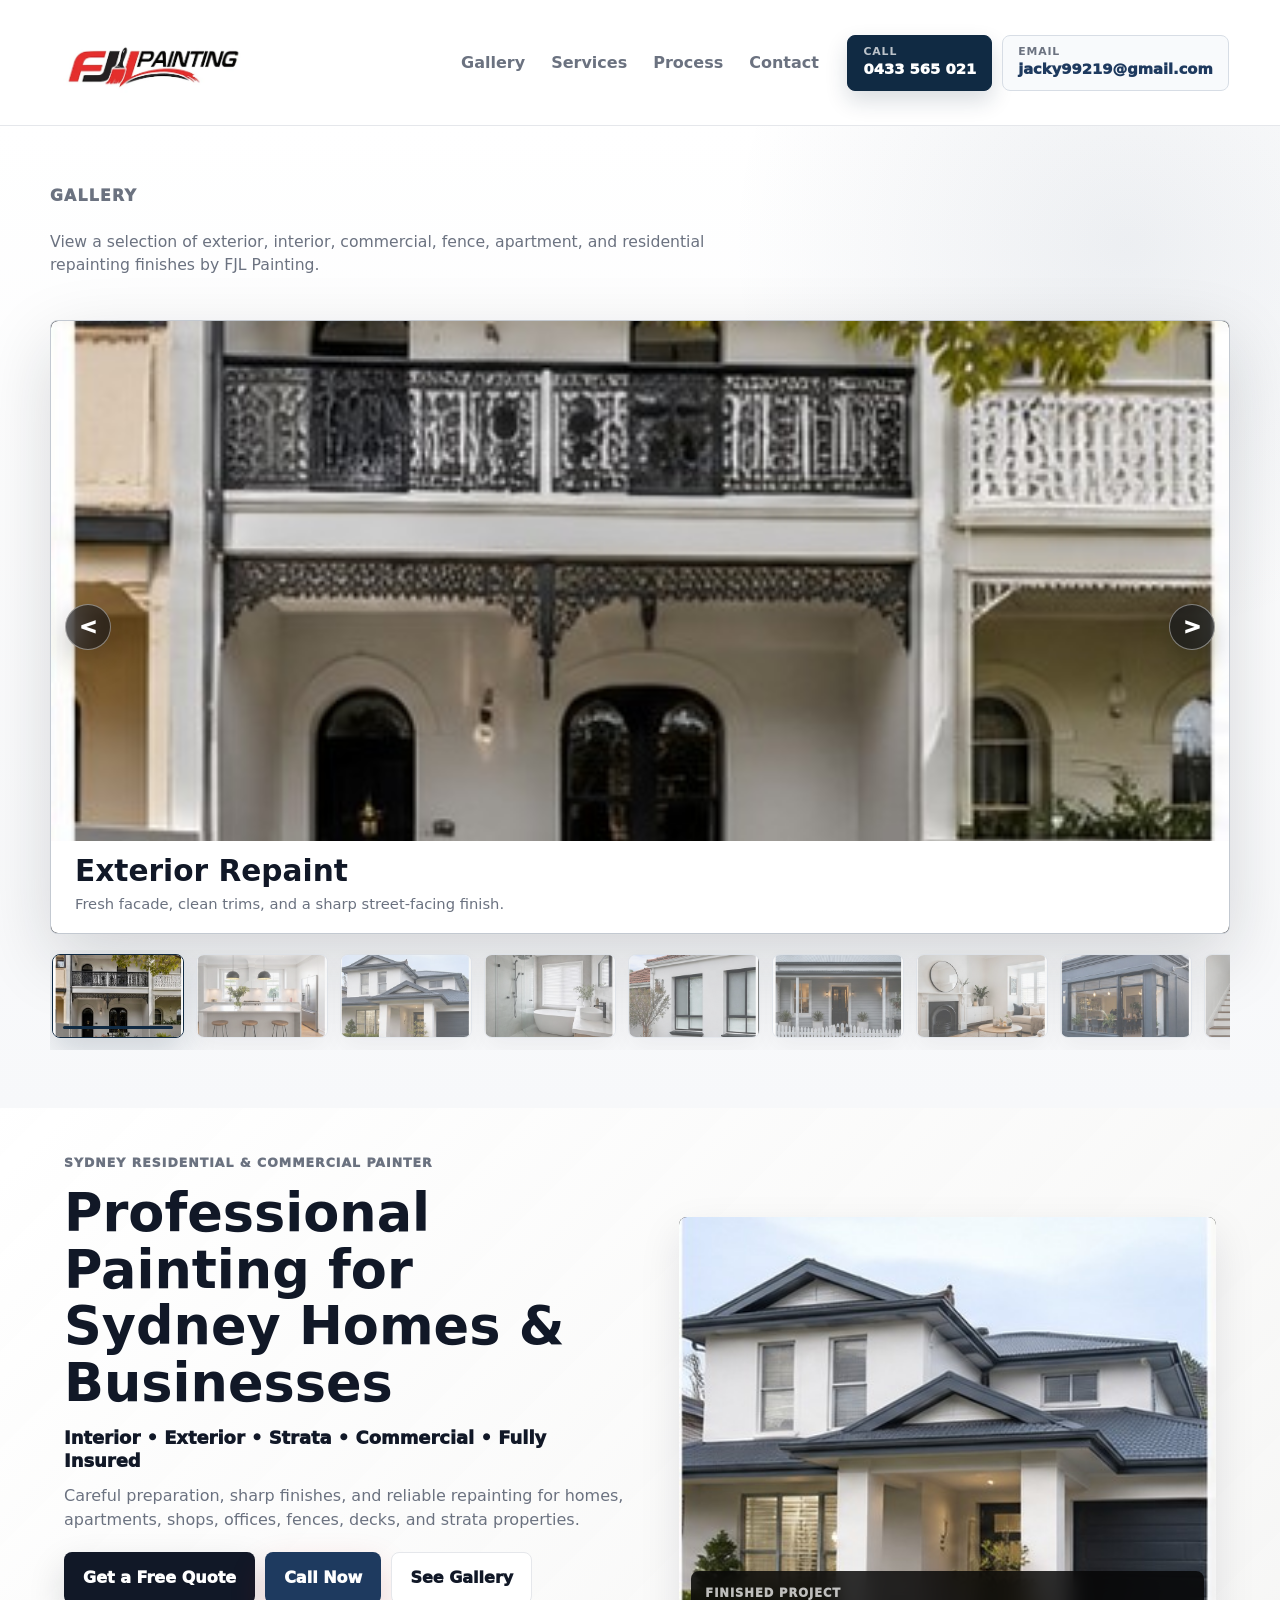
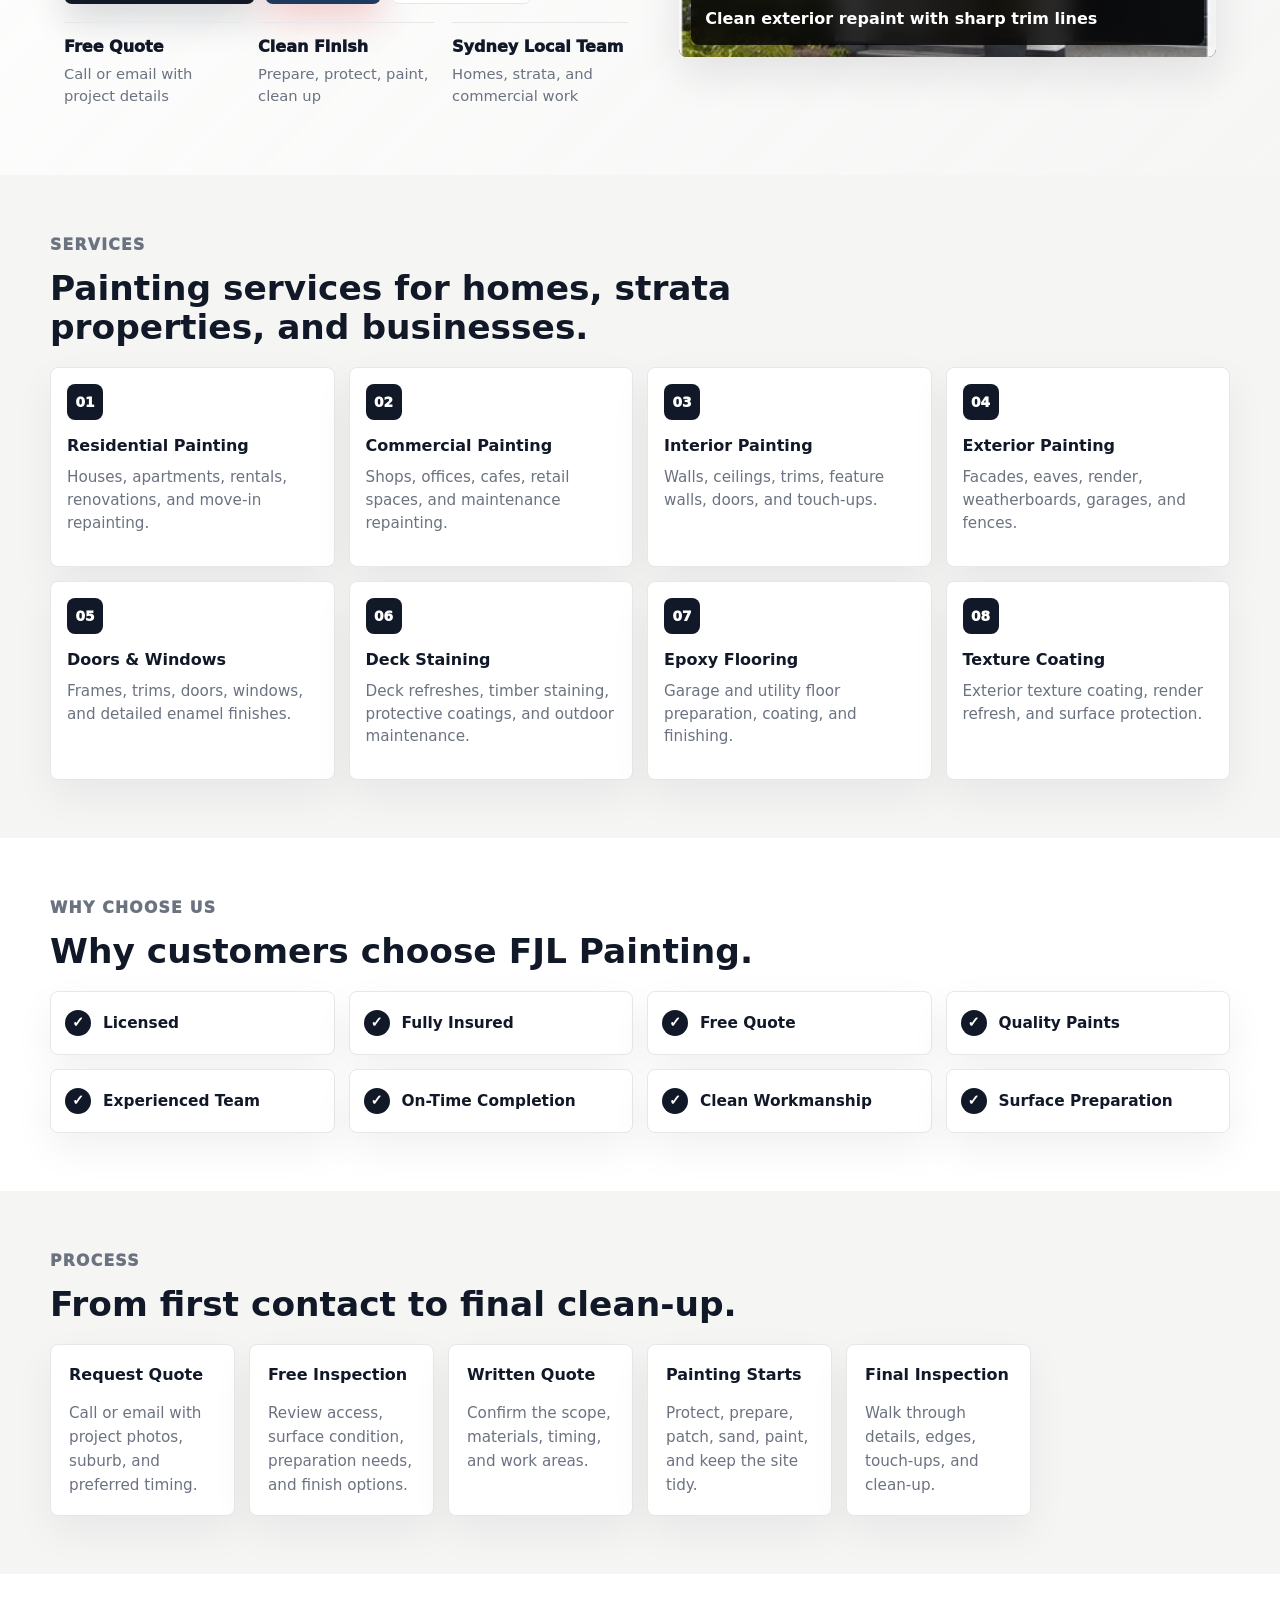
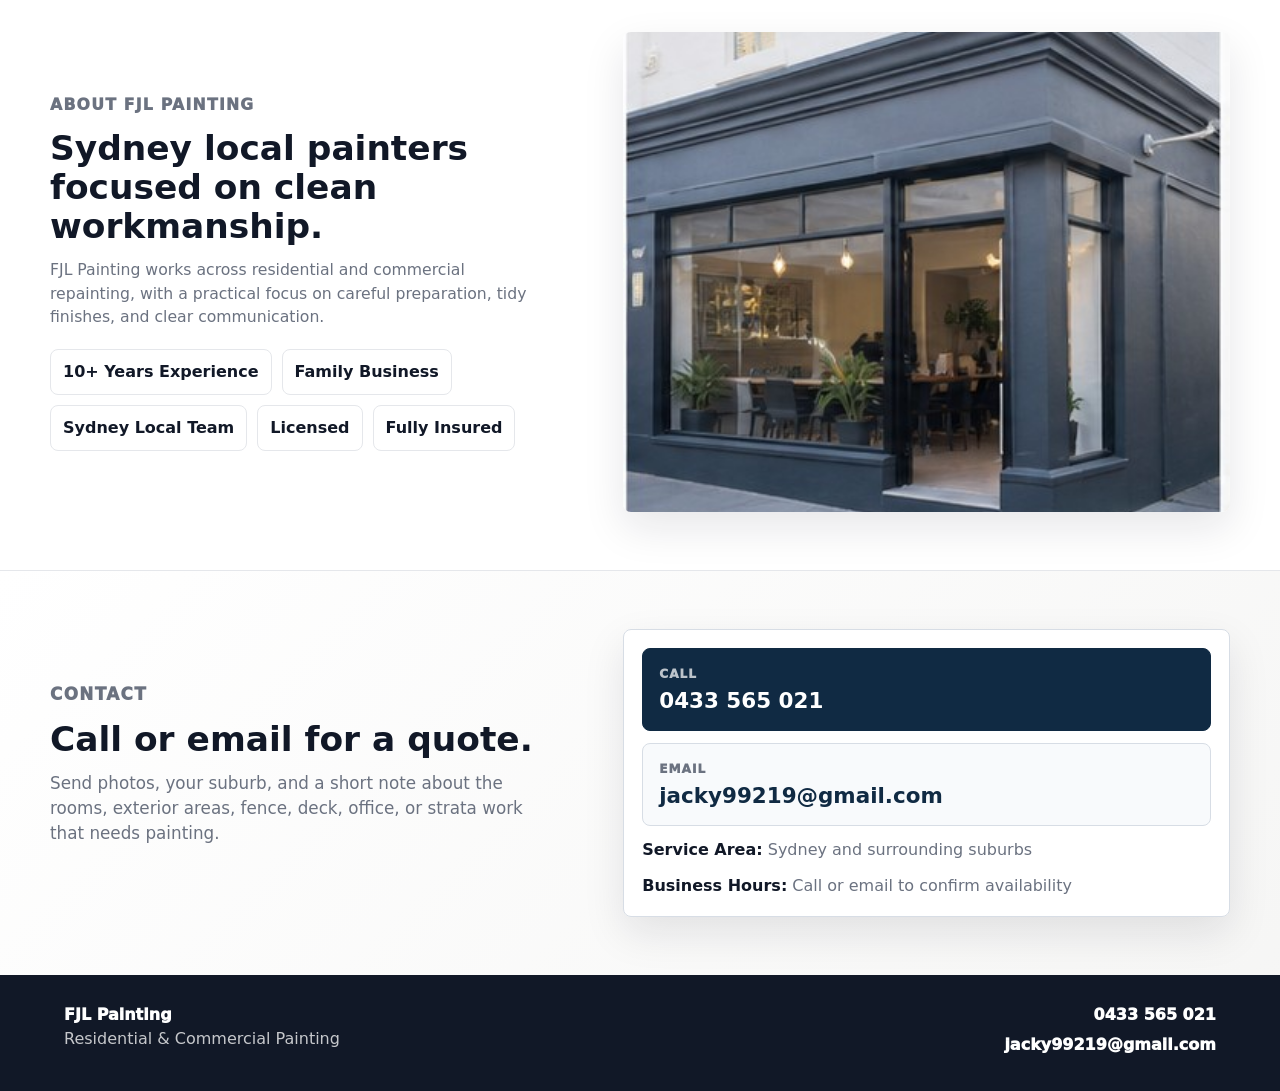
<file: index.html>
<!doctype html>
<html lang="en">
  <head>
    <meta charset="utf-8">
    <meta name="viewport" content="width=device-width, initial-scale=1">
    <title>FJL Painting | Sydney Residential & Commercial Painters</title>
    <meta name="description" content="FJL Painting provides residential and commercial painting services across Sydney, including interior painting, exterior repainting, strata work, touch-ups, and maintenance painting. Call or email for a quote.">
    <link rel="preload" href="assets/styles.css?v=20260722-18" as="style">
    <link rel="stylesheet" href="assets/styles.css?v=20260722-18">
  </head>
  <body>
    <header class="site-header" data-header>
      <a class="brand" href="#top" aria-label="FJL Painting home">
        <img class="brand-logo" src="assets/fjl-logo.png" alt="FJL Painting">
      </a>
      <a class="mobile-header-call" href="tel:+61433565021">Call</a>
      <button class="menu-button" type="button" aria-label="Open menu" aria-expanded="false" data-menu-button>
        <span></span>
        <span></span>
        <span></span>
      </button>
      <nav class="nav" data-nav>
        <a href="#portfolio">Gallery</a>
        <a href="#services">Services</a>
        <a href="#process">Process</a>
        <a href="#contact">Contact</a>
      </nav>
      <div class="header-contact">
        <a class="header-call" href="tel:+61433565021">
          <span>Call</span>
          <strong>0433 565 021</strong>
        </a>
        <a class="header-email" href="mailto:jacky99219@gmail.com">
          <span>Email</span>
          <strong>jacky99219@gmail.com</strong>
        </a>
      </div>
    </header>

    <main id="top">
      <section class="portfolio-section" id="portfolio">
        <div class="section-inner">
          <div class="portfolio-heading">
            <div>
              <p class="eyebrow">Gallery</p>
            </div>
            <p>View a selection of exterior, interior, commercial, fence, apartment, and residential repainting finishes by FJL Painting.</p>
          </div>
          <div class="portfolio-flipbook" data-portfolio>
            <div class="portfolio-stage">
              <button class="portfolio-nav prev" type="button" aria-label="Previous portfolio image" data-portfolio-prev>&lt;</button>
              <figure class="portfolio-slide">
                <img src="assets/portfolio/portfolio-01.jpg" alt="Exterior repaint project" data-portfolio-image>
                <figcaption>
                  <strong data-portfolio-title>Exterior Repaint</strong>
                  <small data-portfolio-text>Fresh facade, clean trims, and a sharp street-facing finish.</small>
                </figcaption>
              </figure>
              <button class="portfolio-nav next" type="button" aria-label="Next portfolio image" data-portfolio-next>&gt;</button>
            </div>
            <div class="portfolio-thumbs" aria-label="Portfolio thumbnails">
              <button class="is-active" type="button" data-portfolio-thumb="0"><img src="assets/portfolio/portfolio-01.jpg" alt="Exterior repaint thumbnail"></button>
              <button type="button" data-portfolio-thumb="1"><img src="assets/portfolio/portfolio-02.jpg" alt="Kitchen repaint thumbnail"></button>
              <button type="button" data-portfolio-thumb="2"><img src="assets/portfolio/portfolio-03.jpg" alt="Modern home repaint thumbnail"></button>
              <button type="button" data-portfolio-thumb="3"><img src="assets/portfolio/portfolio-04.jpg" alt="Bathroom finish thumbnail"></button>
              <button type="button" data-portfolio-thumb="4"><img src="assets/portfolio/portfolio-05.jpg" alt="Exterior wall thumbnail"></button>
              <button type="button" data-portfolio-thumb="5"><img src="assets/portfolio/portfolio-06.jpg" alt="Weatherboard repaint thumbnail"></button>
              <button type="button" data-portfolio-thumb="6"><img src="assets/portfolio/portfolio-07.jpg" alt="Living room repaint thumbnail"></button>
              <button type="button" data-portfolio-thumb="7"><img src="assets/portfolio/portfolio-08.jpg" alt="Commercial repaint thumbnail"></button>
              <button type="button" data-portfolio-thumb="8"><img src="assets/portfolio/portfolio-09.jpg" alt="Hallway and stairs repaint thumbnail"></button>
              <button type="button" data-portfolio-thumb="9"><img src="assets/portfolio/portfolio-10.jpg" alt="Garage exterior repaint thumbnail"></button>
            </div>
          </div>
        </div>
      </section>

      <section class="hero">
        <div class="hero-content">
          <p class="eyebrow">Sydney residential & commercial painter</p>
          <h1>Professional Painting for Sydney Homes & Businesses</h1>
          <p class="hero-subtitle">Interior • Exterior • Strata • Commercial • Fully Insured</p>
          <p class="hero-copy">Careful preparation, sharp finishes, and reliable repainting for homes, apartments, shops, offices, fences, decks, and strata properties.</p>
          <div class="hero-actions">
            <a class="button secondary" href="mailto:jacky99219@gmail.com">Get a Free Quote</a>
            <a class="button primary" href="tel:+61433565021">Call Now</a>
            <a class="button ghost" href="#portfolio">See Gallery</a>
          </div>
          <dl class="hero-stats" aria-label="Business highlights">
            <div>
              <dt>Free Quote</dt>
              <dd>Call or email with project details</dd>
            </div>
            <div>
              <dt>Clean Finish</dt>
              <dd>Prepare, protect, paint, clean up</dd>
            </div>
            <div>
              <dt>Sydney Local Team</dt>
              <dd>Homes, strata, and commercial work</dd>
            </div>
          </dl>
        </div>
        <figure class="hero-media">
          <img src="assets/portfolio/portfolio-03.jpg" alt="Finished exterior painting project">
          <figcaption>
            <span>Finished project</span>
            <strong>Clean exterior repaint with sharp trim lines</strong>
          </figcaption>
        </figure>
      </section>

      <section class="section" id="services">
        <div class="section-inner">
          <div class="section-heading">
            <p class="eyebrow">Services</p>
            <h2>Painting services for homes, strata properties, and businesses.</h2>
          </div>
          <div class="service-grid expanded">
            <article class="service-card"><span class="service-icon">01</span><h3>Residential Painting</h3><p>Houses, apartments, rentals, renovations, and move-in repainting.</p></article>
            <article class="service-card"><span class="service-icon">02</span><h3>Commercial Painting</h3><p>Shops, offices, cafes, retail spaces, and maintenance repainting.</p></article>
            <article class="service-card"><span class="service-icon">03</span><h3>Interior Painting</h3><p>Walls, ceilings, trims, feature walls, doors, and touch-ups.</p></article>
            <article class="service-card"><span class="service-icon">04</span><h3>Exterior Painting</h3><p>Facades, eaves, render, weatherboards, garages, and fences.</p></article>
            <article class="service-card"><span class="service-icon">05</span><h3>Doors & Windows</h3><p>Frames, trims, doors, windows, and detailed enamel finishes.</p></article>
            <article class="service-card"><span class="service-icon">06</span><h3>Deck Staining</h3><p>Deck refreshes, timber staining, protective coatings, and outdoor maintenance.</p></article>
            <article class="service-card"><span class="service-icon">07</span><h3>Epoxy Flooring</h3><p>Garage and utility floor preparation, coating, and finishing.</p></article>
            <article class="service-card"><span class="service-icon">08</span><h3>Texture Coating</h3><p>Exterior texture coating, render refresh, and surface protection.</p></article>
          </div>
        </div>
      </section>

      <section class="section choose-section" id="why">
        <div class="section-inner">
          <div class="section-heading">
            <p class="eyebrow">Why Choose Us</p>
            <h2>Why customers choose FJL Painting.</h2>
          </div>
          <div class="choose-grid">
            <article><span>✓</span><strong>Licensed</strong></article>
            <article><span>✓</span><strong>Fully Insured</strong></article>
            <article><span>✓</span><strong>Free Quote</strong></article>
            <article><span>✓</span><strong>Quality Paints</strong></article>
            <article><span>✓</span><strong>Experienced Team</strong></article>
            <article><span>✓</span><strong>On-Time Completion</strong></article>
            <article><span>✓</span><strong>Clean Workmanship</strong></article>
            <article><span>✓</span><strong>Surface Preparation</strong></article>
          </div>
        </div>
      </section>

      <section class="section" id="process">
        <div class="section-inner">
          <div class="section-heading">
            <p class="eyebrow">Process</p>
            <h2>From first contact to final clean-up.</h2>
          </div>
          <ol class="process-list">
            <li>
              <strong>Request Quote</strong>
              <span>Call or email with project photos, suburb, and preferred timing.</span>
            </li>
            <li>
              <strong>Free Inspection</strong>
              <span>Review access, surface condition, preparation needs, and finish options.</span>
            </li>
            <li>
              <strong>Written Quote</strong>
              <span>Confirm the scope, materials, timing, and work areas.</span>
            </li>
            <li>
              <strong>Painting Starts</strong>
              <span>Protect, prepare, patch, sand, paint, and keep the site tidy.</span>
            </li>
            <li>
              <strong>Final Inspection</strong>
              <span>Walk through details, edges, touch-ups, and clean-up.</span>
            </li>
          </ol>
        </div>
      </section>

      <section class="about-section section-band" id="about">
        <div class="section-inner about-layout">
          <div>
            <p class="eyebrow">About FJL Painting</p>
            <h2>Sydney local painters focused on clean workmanship.</h2>
            <p>FJL Painting works across residential and commercial repainting, with a practical focus on careful preparation, tidy finishes, and clear communication.</p>
            <div class="about-points">
              <span>10+ Years Experience</span>
              <span>Family Business</span>
              <span>Sydney Local Team</span>
              <span>Licensed</span>
              <span>Fully Insured</span>
            </div>
          </div>
          <img src="assets/portfolio/portfolio-08.jpg" alt="Painting team work sample">
        </div>
      </section>

      <section class="contact-section" id="contact">
        <div class="section-inner contact-layout">
          <div class="contact-copy">
            <p class="eyebrow">Contact</p>
            <h2>Call or email for a quote.</h2>
            <p>Send photos, your suburb, and a short note about the rooms, exterior areas, fence, deck, office, or strata work that needs painting.</p>
          </div>
          <div class="contact-panel">
            <a class="contact-phone-link" href="tel:+61433565021">
              <span>Call</span>
              <strong>0433 565 021</strong>
            </a>
            <a class="contact-email-link" href="mailto:jacky99219@gmail.com">
              <span>Email</span>
              <strong>jacky99219@gmail.com</strong>
            </a>
            <p><strong>Service Area:</strong> Sydney and surrounding suburbs</p>
            <p><strong>Business Hours:</strong> Call or email to confirm availability</p>
          </div>
        </div>
      </section>
    </main>

    <footer class="site-footer">
      <div>
        <strong>FJL Painting</strong>
        <span>Residential & Commercial Painting</span>
      </div>
      <div class="footer-links">
        <a href="tel:+61433565021">0433 565 021</a>
        <a href="mailto:jacky99219@gmail.com">jacky99219@gmail.com</a>
      </div>
    </footer>

    <div class="mobile-contact-bar" aria-label="Quick contact">
      <a href="tel:+61433565021">Call</a>
      <a href="mailto:jacky99219@gmail.com">Email</a>
      <a href="#portfolio">Gallery</a>
    </div>

    <script src="assets/main.js"></script>
  </body>
</html>
</file>
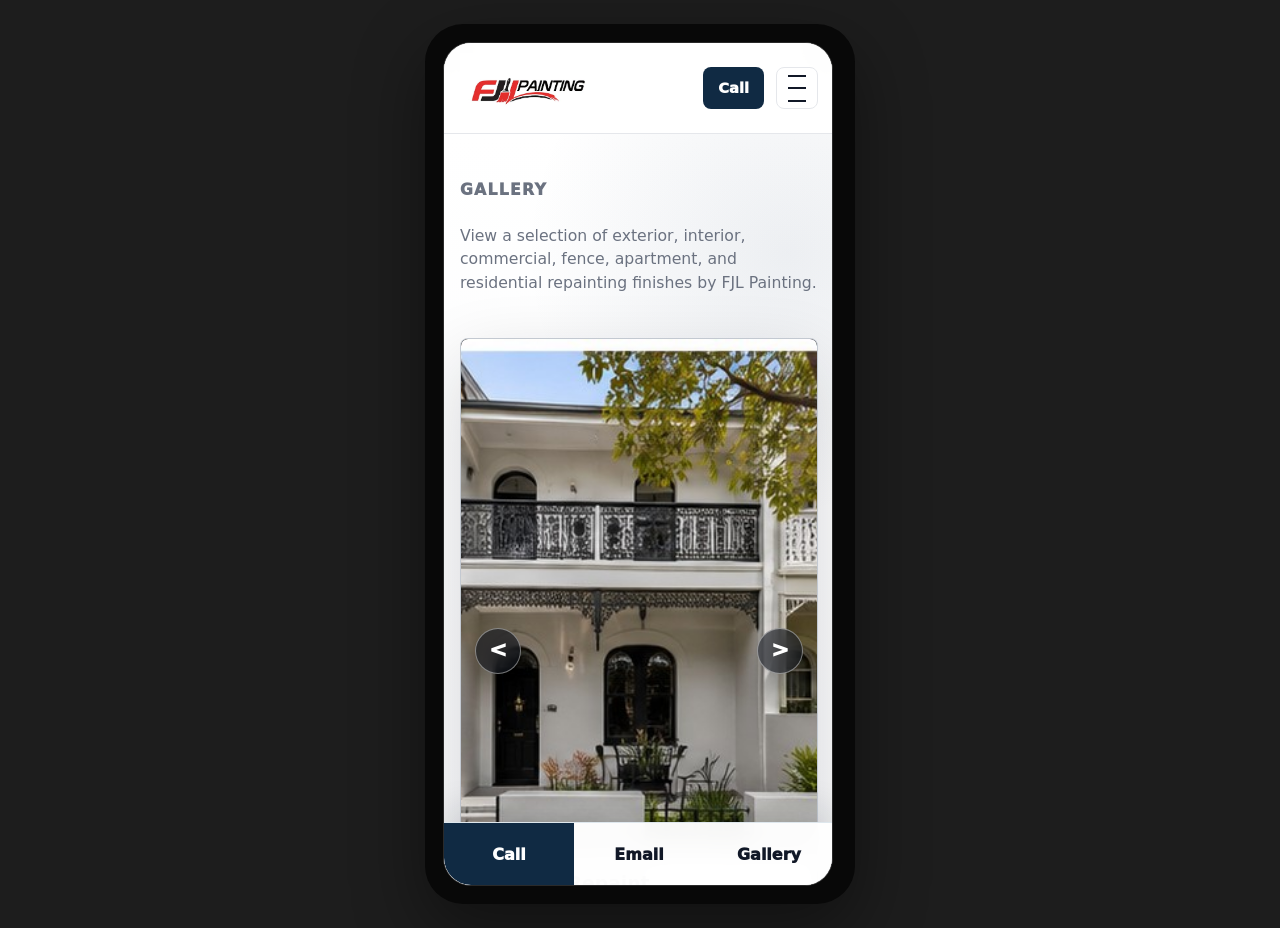
<file: iphone-preview.html>
<!doctype html>
<html lang="en">
  <head>
    <meta charset="utf-8">
    <meta name="viewport" content="width=device-width, initial-scale=1">
    <title>iPhone Preview | FJL Painting</title>
    <style>
      * {
        box-sizing: border-box;
      }

      body {
        margin: 0;
        min-height: 100vh;
        display: grid;
        place-items: center;
        padding: 24px;
        background: #1d1d1d;
        font-family: Arial, sans-serif;
      }

      .phone {
        width: 430px;
        max-width: 100%;
        border-radius: 38px;
        padding: 18px;
        background: #080808;
        box-shadow: 0 26px 70px rgba(0, 0, 0, 0.42);
      }

      .screen {
        overflow: hidden;
        width: 390px;
        max-width: 100%;
        height: 844px;
        border: 1px solid #2a2a2a;
        border-radius: 28px;
        background: #ffffff;
      }

      iframe {
        display: block;
        width: 390px;
        height: 844px;
        border: 0;
      }
    </style>
  </head>
  <body>
    <div class="phone" aria-label="iPhone 390 by 844 preview">
      <div class="screen">
        <iframe src="index.html" title="FJL Painting mobile preview"></iframe>
      </div>
    </div>
  </body>
</html>
</file>
<file: assets/styles.css>
:root {
  --ink: #111827;
  --muted: #6b7280;
  --paper: #f5f5f4;
  --white: #ffffff;
  --line: #e5e7eb;
  --black: #050505;
  --red: #ed2528;
  --red-dark: #b91c1c;
  --contact-bg: #f8fafc;
  --contact-border: #d7dde5;
  --contact-ink: #1e3a5f;
  --contact-ink-dark: #102a43;
  --contact-soft: #f8fafc;
  --shadow: 0 16px 42px rgba(17, 24, 39, 0.1);
  --radius: 8px;
}

* {
  box-sizing: border-box;
}

html {
  scroll-behavior: smooth;
}

body {
  margin: 0;
  padding-bottom: 72px;
  color: var(--ink);
  background: var(--paper);
  font-family: Inter, ui-sans-serif, system-ui, -apple-system, BlinkMacSystemFont, "Segoe UI", sans-serif;
  line-height: 1.5;
}

a {
  color: inherit;
  text-decoration: none;
}

button {
  font: inherit;
}

.site-header {
  position: sticky;
  top: 0;
  z-index: 40;
  display: flex;
  align-items: center;
  gap: 12px;
  min-height: 64px;
  padding: 10px 16px;
  border-bottom: 1px solid var(--line);
  background: rgba(255, 255, 255, 0.95);
  backdrop-filter: blur(16px);
}

.brand,
.header-contact {
  display: inline-flex;
  align-items: center;
}

.brand-logo {
  display: block;
  width: clamp(138px, 36vw, 210px);
  height: auto;
}

.mobile-header-call {
  display: inline-grid;
  place-items: center;
  min-height: 42px;
  margin-left: auto;
  border-radius: var(--radius);
  padding: 0 15px;
  color: var(--white);
  background: var(--contact-ink-dark);
  font-size: 0.92rem;
  font-weight: 950;
}

.menu-button {
  display: grid;
  place-items: center;
  width: 42px;
  height: 42px;
  margin-left: 0;
  border: 1px solid var(--line);
  border-radius: var(--radius);
  background: var(--white);
}

.menu-button span {
  display: block;
  width: 18px;
  height: 2px;
  margin: 2px;
  background: var(--ink);
}

.nav {
  position: absolute;
  left: 14px;
  right: 14px;
  top: calc(100% + 8px);
  display: none;
  grid-template-columns: 1fr;
  gap: 4px;
  padding: 8px;
  border: 1px solid var(--line);
  border-radius: var(--radius);
  background: var(--white);
  box-shadow: var(--shadow);
}

.nav.is-open {
  display: grid;
}

.nav a {
  border-radius: var(--radius);
  padding: 12px;
  color: var(--muted);
  font-weight: 800;
}

.nav a:hover {
  color: var(--ink);
  background: #f3f4f6;
}

.header-contact {
  display: none;
}

.header-email,
.header-call {
  display: grid;
  gap: 1px;
  min-width: 0;
  min-height: 56px;
  border-radius: var(--radius);
  border: 1px solid var(--contact-border);
  padding: 10px 15px;
  background: var(--contact-bg);
  line-height: 1.1;
  white-space: nowrap;
}

.header-email span,
.header-call span {
  color: var(--muted);
  font-size: 0.68rem;
  font-weight: 900;
  letter-spacing: 0.08em;
  text-transform: uppercase;
}

.header-email strong,
.header-call strong {
  color: var(--contact-ink);
  font-size: clamp(0.92rem, 1.06vw, 1.08rem);
  font-weight: 950;
}

.header-email,
.header-call {
  background: var(--contact-soft);
}

.header-call {
  border-color: var(--contact-ink-dark);
  background: var(--contact-ink-dark);
  box-shadow: 0 10px 22px rgba(16, 42, 67, 0.16);
}

.header-call span {
  color: rgba(255, 255, 255, 0.72);
}

.header-call strong {
  color: var(--white);
}

.section,
.portfolio-section,
.section-band,
.contact-section {
  padding: 44px 16px;
}

.section-inner {
  width: min(1180px, 100%);
  margin: 0 auto;
}

.hero {
  display: grid;
  grid-template-columns: 1fr;
  gap: 24px;
  align-items: center;
  padding: 34px 16px 44px;
  background:
    linear-gradient(135deg, rgba(255, 255, 255, 0.98), rgba(245, 245, 244, 0.9)),
    var(--white);
}

.hero-content {
  width: min(680px, 100%);
}

.eyebrow {
  margin: 0 0 12px;
  color: var(--muted);
  font-size: 0.78rem;
  font-weight: 950;
  letter-spacing: 0.08em;
  text-transform: uppercase;
}

h1,
h2,
h3,
p {
  margin-top: 0;
}

h1 {
  max-width: 620px;
  margin-bottom: 14px;
  color: var(--ink);
  font-size: clamp(2rem, 4.1vw, 3.35rem);
  line-height: 1.08;
  letter-spacing: 0;
}

h2 {
  margin-bottom: 12px;
  color: var(--ink);
  font-size: clamp(1.45rem, 2.7vw, 2.15rem);
  line-height: 1.14;
  letter-spacing: 0;
}

h3 {
  margin-bottom: 8px;
  font-size: 1rem;
}

.hero-subtitle {
  max-width: 680px;
  margin-bottom: 12px;
  color: var(--ink);
  font-size: clamp(0.98rem, 1.5vw, 1.12rem);
  font-weight: 950;
  line-height: 1.3;
}

.hero-copy {
  max-width: 620px;
  margin-bottom: 20px;
  color: var(--muted);
  font-size: 1rem;
}

.hero-actions {
  display: grid;
  grid-template-columns: 1fr;
  gap: 10px;
  max-width: 520px;
}

.button {
  display: inline-flex;
  align-items: center;
  justify-content: center;
  min-height: 52px;
  border: 1px solid transparent;
  border-radius: var(--radius);
  padding: 13px 18px;
  font-weight: 950;
  text-align: center;
}

.button.primary {
  color: var(--white);
  background: var(--contact-ink);
  box-shadow: 0 16px 36px rgba(200, 30, 30, 0.2);
}

.button.secondary {
  color: var(--white);
  background: var(--ink);
  box-shadow: 0 16px 36px rgba(17, 24, 39, 0.16);
}

.button.ghost {
  color: var(--ink);
  border-color: var(--line);
  background: var(--white);
}

.hero-stats {
  display: grid;
  grid-template-columns: 1fr;
  margin: 18px 0 0;
}

.hero-stats div {
  padding: 12px 0;
  border-top: 1px solid var(--line);
}

.hero-stats dt {
  font-weight: 950;
}

.hero-stats dd {
  margin: 4px 0 0;
  color: var(--muted);
  font-size: 0.92rem;
}

.hero-media {
  position: relative;
  overflow: hidden;
  margin: 0;
  border-radius: var(--radius);
  background: var(--black);
  box-shadow: var(--shadow);
}

.hero-media img {
  display: block;
  width: 100%;
  height: min(52vh, 440px);
  min-height: 260px;
  object-fit: cover;
}

.hero-media figcaption {
  position: absolute;
  left: 12px;
  right: 12px;
  bottom: 12px;
  display: grid;
  gap: 4px;
  border-radius: var(--radius);
  padding: 14px;
  color: var(--white);
  background: rgba(5, 5, 5, 0.82);
  backdrop-filter: blur(10px);
}

.hero-media span {
  color: rgba(255, 255, 255, 0.72);
  font-size: 0.72rem;
  font-weight: 950;
  letter-spacing: 0.08em;
  text-transform: uppercase;
}

.section-heading {
  max-width: 780px;
  margin-bottom: 20px;
}

.section-heading p,
.portfolio-heading p,
.about-layout p {
  color: var(--muted);
  font-size: 0.98rem;
}

.service-grid,
.choose-grid,
.process-list {
  display: grid;
  grid-template-columns: 1fr;
  gap: 14px;
}

.service-card,
.choose-grid article,
.process-list li {
  border: 1px solid var(--line);
  border-radius: var(--radius);
  background: var(--white);
  box-shadow: 0 16px 40px rgba(16, 24, 32, 0.06);
}

.service-card {
  min-height: 152px;
  padding: 16px;
}

.service-card p,
.process-list span {
  color: var(--muted);
  font-size: 0.95rem;
}

.service-icon {
  display: inline-grid;
  place-items: center;
  width: 36px;
  height: 36px;
  margin-bottom: 14px;
  border-radius: var(--radius);
  color: var(--white);
  background: var(--ink);
  font-size: 0.86rem;
  font-weight: 950;
}

.choose-section,
.section-band,
.contact-section {
  background: var(--white);
}

.contact-section {
  border-top: 1px solid var(--line);
  background:
    linear-gradient(135deg, rgba(255, 255, 255, 0.96), rgba(245, 245, 244, 0.92)),
    var(--white);
}

.contact-layout {
  display: grid;
  grid-template-columns: 1fr;
  gap: 24px;
  align-items: start;
}

.contact-copy {
  max-width: 700px;
}

.contact-copy p {
  color: var(--muted);
  font-size: 1.05rem;
}

.contact-panel {
  display: grid;
  gap: 12px;
  border: 1px solid var(--contact-border);
  border-radius: var(--radius);
  padding: 18px;
  background: rgba(255, 255, 255, 0.96);
  box-shadow: var(--shadow);
}

.contact-panel a {
  display: grid;
  gap: 6px;
  min-height: 74px;
  border: 1px solid var(--contact-border);
  border-radius: var(--radius);
  padding: 16px;
  background: var(--contact-bg);
  overflow-wrap: anywhere;
}

.contact-panel a span {
  color: var(--muted);
  font-size: 0.76rem;
  font-weight: 950;
  letter-spacing: 0.08em;
  text-transform: uppercase;
}

.contact-panel a strong {
  color: var(--contact-ink-dark);
  font-size: clamp(1.05rem, 3vw, 1.34rem);
  line-height: 1.15;
}

.contact-panel a.contact-phone-link strong {
  color: var(--white);
}

.contact-panel a.contact-email-link strong {
  color: var(--contact-ink-dark);
}

.contact-panel a.contact-phone-link {
  border-color: var(--contact-ink-dark);
  background: var(--contact-ink-dark);
}

.contact-panel a.contact-phone-link span {
  color: rgba(255, 255, 255, 0.72);
}

.contact-panel p {
  margin: 0;
  color: var(--muted);
}

.contact-panel p strong {
  color: var(--ink);
}

.choose-grid article {
  display: flex;
  align-items: center;
  gap: 12px;
  min-height: 64px;
  padding: 14px;
}

.choose-grid span {
  display: grid;
  flex: 0 0 auto;
  place-items: center;
  width: 26px;
  height: 26px;
  border-radius: 50%;
  color: var(--white);
  background: var(--ink);
  font-size: 0.9rem;
  font-weight: 950;
}

.choose-grid strong {
  font-size: 0.96rem;
}

.portfolio-section {
  background:
    radial-gradient(circle at 88% 12%, rgba(30, 58, 95, 0.08), transparent 28%),
    linear-gradient(180deg, #ffffff 0%, #f7f8fa 100%);
}

.portfolio-heading {
  display: grid;
  grid-template-columns: 1fr;
  gap: 10px;
  max-width: 760px;
  margin-bottom: 28px;
}

.portfolio-heading h2 {
  margin-bottom: 0;
}

.portfolio-heading p:last-child {
  max-width: 660px;
}

.portfolio-flipbook {
  display: grid;
  gap: 16px;
}

.portfolio-stage {
  position: relative;
  overflow: hidden;
  border: 1px solid rgba(215, 221, 229, 0.9);
  border-radius: 8px;
  background: #0b1220;
  box-shadow: 0 24px 70px rgba(16, 24, 32, 0.16);
}

.portfolio-slide {
  position: relative;
  margin: 0;
  min-height: 360px;
  background: var(--black);
}

.portfolio-slide img {
  display: block;
  width: 100%;
  height: min(68vh, 520px);
  min-height: 360px;
  object-fit: cover;
}

.portfolio-slide figcaption {
  display: grid;
  gap: 6px;
  padding: 16px clamp(16px, 2.6vw, 24px) 18px;
  color: var(--ink);
  background: var(--white);
}

.portfolio-slide figcaption strong {
  font-size: clamp(1.15rem, 4.8vw, 1.85rem);
  line-height: 1;
}

.portfolio-slide figcaption small {
  color: var(--muted);
  font-size: 0.92rem;
}

.portfolio-nav {
  position: absolute;
  top: 50%;
  z-index: 3;
  display: grid;
  place-items: center;
  width: 46px;
  height: 46px;
  border: 1px solid rgba(255, 255, 255, 0.42);
  border-radius: 50%;
  color: var(--white);
  background: rgba(9, 15, 25, 0.58);
  box-shadow: 0 12px 30px rgba(0, 0, 0, 0.22);
  font-size: 1.35rem;
  font-weight: 950;
  transform: translateY(-50%);
  backdrop-filter: blur(12px);
}

.portfolio-nav.prev {
  left: 14px;
}

.portfolio-nav.next {
  right: 14px;
}

.portfolio-thumbs {
  display: grid;
  grid-auto-columns: 132px;
  grid-auto-flow: column;
  gap: 12px;
  overflow-x: auto;
  padding: 4px 2px 12px;
  scrollbar-width: thin;
}

.portfolio-thumbs button {
  position: relative;
  overflow: hidden;
  width: 132px;
  height: 84px;
  border: 1px solid rgba(215, 221, 229, 0.9);
  border-radius: 8px;
  padding: 0;
  background: var(--white);
  box-shadow: 0 10px 26px rgba(16, 24, 32, 0.08);
  opacity: 0.68;
}

.portfolio-thumbs button.is-active {
  border-color: var(--contact-ink-dark);
  box-shadow: 0 14px 34px rgba(16, 42, 67, 0.18);
  opacity: 1;
}

.portfolio-thumbs button.is-active::after {
  content: "";
  position: absolute;
  left: 10px;
  right: 10px;
  bottom: 8px;
  height: 3px;
  border-radius: 999px;
  background: var(--contact-ink-dark);
}

.portfolio-thumbs img {
  display: block;
  width: 100%;
  height: 100%;
  object-fit: cover;
}

.process-list {
  margin: 0;
  padding: 0;
  list-style: none;
}

.process-list li {
  min-height: 146px;
  padding: 18px;
}

.process-list strong {
  display: block;
  margin-bottom: 14px;
  font-size: 1rem;
}

.about-layout {
  display: grid;
  grid-template-columns: 1fr;
  gap: 24px;
}

.about-layout img {
  width: 100%;
  min-height: 280px;
  max-height: 480px;
  border-radius: var(--radius);
  object-fit: cover;
  box-shadow: var(--shadow);
}

.about-points {
  display: flex;
  flex-wrap: wrap;
  gap: 10px;
  margin-top: 20px;
}

.about-points span {
  border: 1px solid var(--line);
  border-radius: var(--radius);
  padding: 10px 12px;
  background: var(--white);
  font-weight: 900;
}

.site-footer {
  display: grid;
  gap: 18px;
  padding: 28px 16px 34px;
  color: rgba(255, 255, 255, 0.76);
  background: var(--ink);
}

.site-footer strong,
.site-footer span,
.footer-links a {
  display: block;
}

.site-footer strong,
.site-footer a {
  color: var(--white);
  font-weight: 950;
}

.footer-links {
  display: grid;
  gap: 6px;
}

.mobile-contact-bar {
  position: fixed;
  left: 0;
  right: 0;
  bottom: 0;
  z-index: 50;
  display: grid;
  grid-template-columns: repeat(3, 1fr);
  border-top: 1px solid rgba(219, 229, 236, 0.9);
  background: rgba(255, 255, 255, 0.96);
  box-shadow: 0 -12px 34px rgba(16, 24, 32, 0.12);
  backdrop-filter: blur(12px);
}

.mobile-contact-bar a {
  display: grid;
  place-items: center;
  min-height: 64px;
  color: var(--ink);
  font-size: 1rem;
  font-weight: 950;
}

.mobile-contact-bar a:first-child {
  color: var(--white);
  background: var(--contact-ink-dark);
}

@media (min-width: 720px) {
  body {
    padding-bottom: 0;
  }

  .section,
  .portfolio-section,
  .section-band,
  .contact-section {
    padding: 58px 40px;
  }

  .hero {
    padding: 46px 40px 56px;
  }

  .hero-actions {
    grid-template-columns: repeat(3, max-content);
    max-width: none;
  }

  .hero-stats {
    grid-template-columns: repeat(3, minmax(0, 1fr));
    gap: 18px;
  }

  .service-grid,
  .choose-grid {
    grid-template-columns: repeat(2, minmax(0, 1fr));
  }

  .process-list {
    grid-template-columns: repeat(2, minmax(0, 1fr));
  }

  .mobile-contact-bar {
    display: none;
  }
}

@media (min-width: 980px) {
  .site-header {
    display: grid;
    grid-template-columns: minmax(150px, 1fr) auto minmax(360px, 1fr);
    min-height: 84px;
    padding: 10px clamp(20px, 4vw, 56px);
    gap: 16px;
  }

  .brand {
    justify-self: start;
  }

  .menu-button {
    display: none;
  }

  .mobile-header-call {
    display: none;
  }

  .nav {
    position: static;
    display: flex;
    align-items: center;
    justify-content: center;
    gap: 2px;
    justify-self: center;
    margin-left: 0;
    padding: 0;
    border: 0;
    background: transparent;
    box-shadow: none;
  }

  .header-contact {
    display: inline-flex;
    flex: 0 0 auto;
    justify-self: end;
    gap: 10px;
    white-space: nowrap;
  }

  .hero {
    grid-template-columns: minmax(0, 0.82fr) minmax(400px, 0.78fr);
    gap: clamp(32px, 4vw, 58px);
    min-height: 500px;
    padding-inline: clamp(24px, 5vw, 64px);
  }

  .about-layout,
  .contact-layout {
    grid-template-columns: minmax(0, 0.9fr) minmax(0, 1.1fr);
    align-items: center;
    gap: clamp(36px, 6vw, 82px);
  }

  .service-grid {
    grid-template-columns: repeat(4, minmax(0, 1fr));
  }

  .choose-grid {
    grid-template-columns: repeat(4, minmax(0, 1fr));
  }

  .process-list {
    grid-template-columns: repeat(6, minmax(0, 1fr));
  }

  .site-footer {
    grid-template-columns: 1fr auto;
    padding-inline: clamp(24px, 5vw, 64px);
  }

  .footer-links {
    text-align: right;
  }
}

@media (min-width: 980px) and (max-width: 1180px) {
  .site-header {
    grid-template-columns: minmax(130px, 0.85fr) auto minmax(300px, 1fr);
    gap: 10px;
  }

  .brand-logo {
    width: 158px;
  }

  .nav a {
    padding: 10px 7px;
    font-size: 0.86rem;
  }

  .header-contact {
    gap: 6px;
  }

  .header-email,
  .header-call {
    min-height: 54px;
    padding: 9px 11px;
  }

  .header-email strong,
  .header-call strong {
    font-size: 0.9rem;
  }
}
</file>
